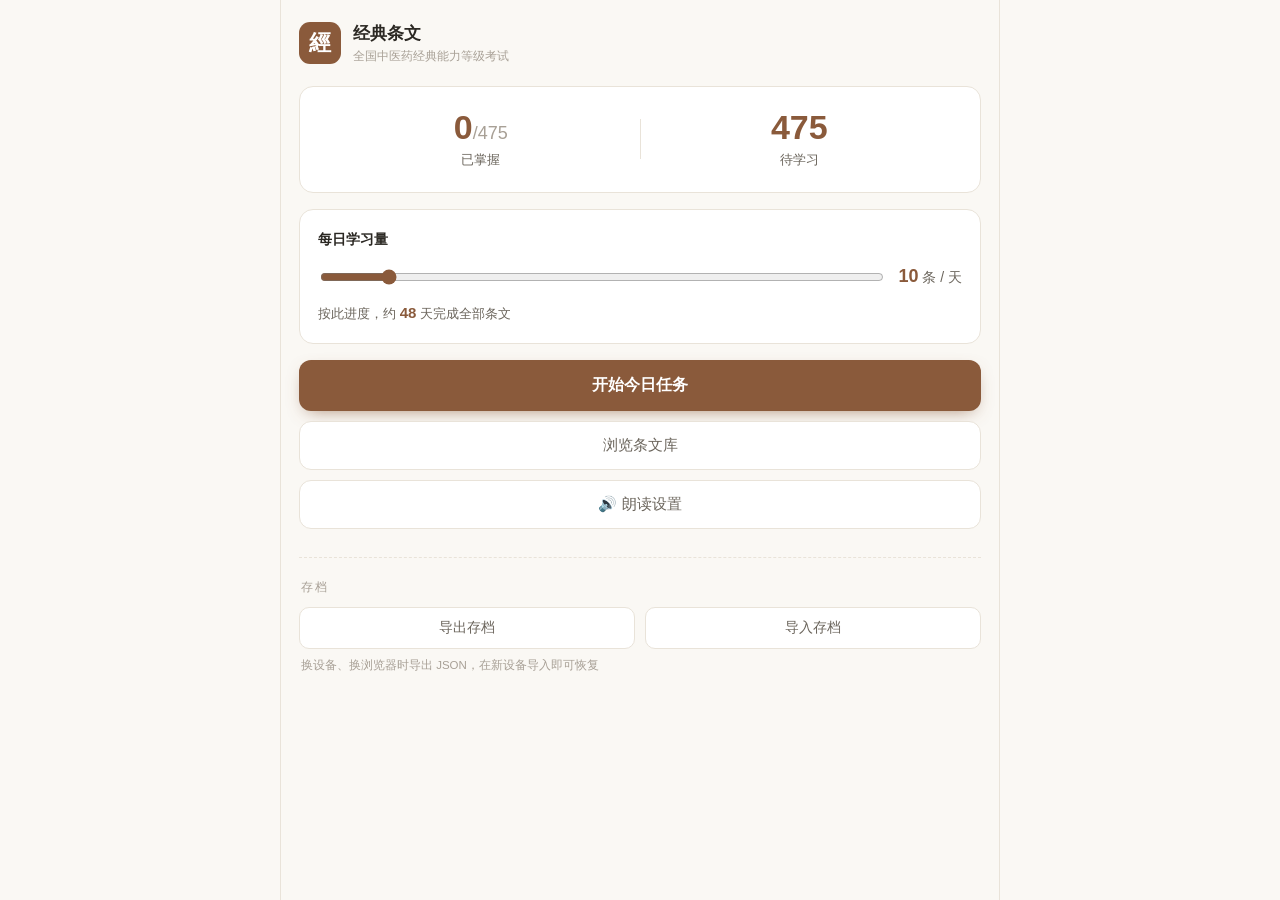
<file: index.html>
<!DOCTYPE html>
<html lang="zh-CN">
<head>
<meta charset="UTF-8">
<meta name="viewport" content="width=device-width, initial-scale=1.0, viewport-fit=cover">
<meta name="theme-color" content="#faf8f4">
<title>经典条文 ·背v6</title>
<link rel="stylesheet" href="style.css">
</head>
<body>
<div id="app"></div>
<script src="data.js"></script>
<script src="audio-index.js"></script>
<script src="app.js"></script>
<script src="data-school.js"></script>
</body>
</html>
</file>
<file: style.css>
:root {
  --bg: #faf8f4;
  --surface: #ffffff;
  --surface-2: #f4efe7;
  --ink: #2b2823;
  --ink-2: #6b655c;
  --ink-3: #a8a096;
  --line: #e9e3d9;
  --accent: #8a5a3b;
  --accent-2: #a8704a;
  --accent-soft: #f4ece3;
  --green: #3f8a63;
  --green-soft: #e9f5ee;
  --red: #bf4a44;
  --red-soft: #fceceb;
  --gold: #c9a961;
  --radius: 14px;
  --radius-sm: 9px;
}
* { box-sizing: border-box; -webkit-tap-highlight-color: transparent; }
html, body { margin: 0; padding: 0; background: var(--bg); color: var(--ink);
  font-family: -apple-system, BlinkMacSystemFont, "PingFang SC", "Hiragino Sans GB",
    "Microsoft YaHei", sans-serif; font-size: 16px; line-height: 1.6;
  -webkit-font-smoothing: antialiased; }
#app { min-height: 100vh; }

.page { max-width: 720px; margin: 0 auto; min-height: 100vh;
  display: flex; flex-direction: column; }

.classic { font-family: "Songti SC", "SimSun", "Noto Serif SC", Georgia, serif;
  letter-spacing: .02em; }

/* ---- 顶栏 ---- */
.topbar { display: flex; align-items: center; gap: 8px; padding: 14px 16px 8px;
  position: sticky; top: 0; background: var(--bg); z-index: 10; }
.icon-btn { width: 38px; height: 38px; border: none; background: transparent;
  color: var(--ink); font-size: 26px; border-radius: 50%; cursor: pointer;
  display: flex; align-items: center; justify-content: center; padding: 0; }
.icon-btn:active { transform: scale(.94); }
.icon-btn.ghost { visibility: hidden; }
.topbar-title { flex: 1; min-width: 0; }
.tt-kicker { font-size: 11px; color: var(--ink-3); letter-spacing: .08em; }
.tt-name { font-size: 16px; font-weight: 600; white-space: nowrap;
  overflow: hidden; text-overflow: ellipsis; }
.queue-badge { font-size: 12px; color: var(--accent); background: var(--accent-soft);
  padding: 3px 10px; border-radius: 20px; font-weight: 600; }

.btn-all { border: 1px solid var(--line); background: var(--surface);
  color: var(--ink-2); font-size: 12.5px; padding: 6px 12px; border-radius: 20px;
  cursor: pointer; font-family: inherit; }
.btn-all:active { transform: scale(.96); }

/* ---- 首页 ---- */
.home-head { padding: 20px 18px 0; }
.brand { display: flex; align-items: center; gap: 12px; }
.brand-mark { width: 42px; height: 42px; display: flex; align-items: center;
  justify-content: center; background: var(--accent); color: #fff;
  border-radius: 11px; font-family: "Songti SC", serif; font-size: 22px;
  font-weight: 600; }
.brand-title { font-size: 17px; font-weight: 700; }
.brand-sub { font-size: 11.5px; color: var(--ink-3); }
.home-main { padding: 20px 18px 48px; flex: 1; }

.hero { background: var(--surface); border: 1px solid var(--line);
  border-radius: var(--radius); padding: 22px; margin-bottom: 16px; }
.hero-row { display: flex; align-items: center; }
.hero-item { flex: 1; text-align: center; }
.hero-divider { width: 1px; height: 40px; background: var(--line); }
.hero-num { font-size: 34px; font-weight: 700; color: var(--accent);
  line-height: 1.1; font-variant-numeric: tabular-nums; }
.hero-num span { font-size: 18px; color: var(--ink-3); font-weight: 500; }
.hero-label { margin-top: 4px; font-size: 12.5px; color: var(--ink-2); }
.due-tip { margin-top: 14px; text-align: center; font-size: 13px;
  color: var(--red); background: var(--red-soft); padding: 8px;
  border-radius: 8px; }
.due-tip b { font-weight: 700; }

.card { background: var(--surface); border: 1px solid var(--line);
  border-radius: var(--radius); padding: 18px; margin-bottom: 16px; }
.card-title { font-size: 14px; font-weight: 600; margin-bottom: 12px; }
.goal-row { display: flex; align-items: center; gap: 12px; }
.goal-row input[type=range] { flex: 1; accent-color: var(--accent); }
.goal-value { font-size: 14px; color: var(--ink-2); white-space: nowrap; }
.goal-value b { color: var(--accent); font-size: 18px; }
.days-tip { margin-top: 10px; font-size: 13px; color: var(--ink-2); }
.days-tip b { color: var(--accent); font-size: 15px; }

.btn-main { display: block; width: 100%; padding: 15px; font-size: 16px;
  font-weight: 600; color: #fff; background: var(--accent); border: none;
  border-radius: 12px; cursor: pointer; font-family: inherit;
  box-shadow: 0 6px 18px -8px rgba(138,90,59,.8); }
.btn-main:active:not(:disabled) { transform: scale(.98); }
.btn-main:disabled { background: var(--ink-3); box-shadow: none; cursor: not-allowed; }
.btn-sub { display: block; width: 100%; padding: 14px; font-size: 15px;
  color: var(--ink-2); background: var(--surface); border: 1px solid var(--line);
  border-radius: 12px; cursor: pointer; margin-top: 10px; font-family: inherit; }

/* ---- 科目选择页 ---- */
.list-main { flex: 1; padding: 0 18px 48px; }

.select-hint { font-size: 12.5px; color: var(--ink-3); margin-bottom: 12px;
  padding-left: 2px; }

.subject-select-list { display: grid; gap: 10px; margin-bottom: 30px; }

.subject-select {
  display: flex; align-items: center; gap: 12px;
  padding: 14px 15px; background: var(--surface);
  border: 1px solid var(--line); border-radius: var(--radius-sm);
  cursor: pointer; transition: all .15s; position: relative;
}
.subject-select:active { transform: scale(.995); }
.subject-select.checked {
  border-color: var(--accent);
  background: var(--accent-soft);
  box-shadow: 0 0 0 1px var(--accent) inset;
}
.subject-select input[type=checkbox] {
  position: absolute; opacity: 0; width: 0; height: 0; pointer-events: none;
}
.sc-check {
  width: 20px; height: 20px; flex: 0 0 auto;
  border: 1.8px solid #ded6c9; border-radius: 6px;
  display: flex; align-items: center; justify-content: center;
  background: var(--surface); transition: all .15s;
}
.subject-select.checked .sc-check {
  background: var(--accent); border-color: var(--accent);
}
.subject-select.checked .sc-check::after {
  content: ''; width: 5px; height: 9px;
  border: solid #fff; border-width: 0 2px 2px 0;
  transform: rotate(45deg) translate(-1px, -1px);
}
.sc-icon { font-size: 22px; width: 44px; height: 44px; flex: 0 0 auto;
  display: flex; align-items: center; justify-content: center;
  background: var(--accent-soft); border-radius: 11px; }
.sc-body { flex: 1; min-width: 0; display: flex; flex-direction: column; gap: 2px; }
.sc-name { font-size: 16px; font-weight: 600; }
.sc-meta { font-size: 12px; color: var(--ink-3); }
.due-num { color: var(--red); font-weight: 600; }

.select-foot {
  position: sticky; bottom: 0; left: 0; right: 0;
  padding: 12px 18px calc(14px + env(safe-area-inset-bottom, 0px));
  background: linear-gradient(rgba(250,248,244,0), var(--bg) 40%);
}
.select-summary {
  font-size: 13px; color: var(--ink-2); margin-bottom: 10px; text-align: center;
}
.select-summary b { color: var(--accent); font-size: 15px; }
.due-tag {
  display: inline-block; font-size: 11.5px; color: var(--red);
  background: var(--red-soft); padding: 2px 8px; border-radius: 20px;
  margin-left: 6px;
}

/* ---- 学习页 ---- */
.step-bar { display: flex; gap: 8px; justify-content: center; padding: 6px 16px 14px; }
.step-dot { width: 30px; height: 30px; border-radius: 50%; display: flex;
  align-items: center; justify-content: center; font-size: 12px;
  background: var(--surface-2); color: var(--ink-3); border: 1px solid var(--line);
  transition: all .2s; }
.step-dot.active { background: var(--accent); color: #fff; border-color: var(--accent);
  font-weight: 700; transform: scale(1.1); }
.step-dot.done { background: var(--green-soft); color: var(--green);
  border-color: #bfe0cd; }

.learn-body { flex: 1; padding: 0 18px 130px; }
.passage-title { font-size: 14px; font-weight: 600; color: var(--accent);
  margin-bottom: 12px; }
.passage-text { font-size: 19px; line-height: 2.1; color: var(--ink); }
.hint-row { font-size: 12px; color: var(--ink-3); margin: 14px 0; }

.quote { font-size: 18px; line-height: 2.1; padding: 16px; background: var(--surface);
  border: 1px solid var(--line); border-left: 3px solid var(--gold);
  border-radius: var(--radius-sm); margin-bottom: 18px; }
.quote-blank { display: inline-block; min-width: 4em; border-bottom: 2px solid var(--accent-2);
  color: var(--accent); text-align: center; }

.options { display: grid; gap: 9px; }
.option { display: flex; align-items: flex-start; gap: 11px; width: 100%;
  padding: 13px 15px; background: var(--surface); border: 1px solid var(--line);
  border-radius: var(--radius-sm); cursor: pointer; text-align: left;
  font-family: inherit; font-size: inherit; color: inherit; transition: all .15s; }
.option:active { transform: scale(.995); }
.option.picked { border-color: var(--accent); background: var(--accent-soft);
  box-shadow: 0 0 0 1px var(--accent) inset; }
.option.correct { border-color: var(--green); background: var(--green-soft); }
.option.wrong { border-color: var(--red); background: var(--red-soft); }
.opt-letter { flex: 0 0 auto; width: 22px; height: 22px; border-radius: 50%;
  background: var(--surface-2); color: var(--ink-2); font-size: 12px;
  font-weight: 700; display: flex; align-items: center; justify-content: center;
  margin-top: 2px; }
.option.picked .opt-letter { background: var(--accent); color: #fff; }
.option.correct .opt-letter { background: var(--green); color: #fff; }
.option.wrong .opt-letter { background: var(--red); color: #fff; }
.opt-text { flex: 1; font-size: 16px; }

/* 挖空 */
.cloze-text { font-size: 19px; line-height: 2.6; color: var(--ink);
  word-break: break-word; }
.cloze-text .c { white-space: pre-wrap; }
.blank { font-family: inherit; font-size: inherit; line-height: 1.4;
  color: var(--accent); font-weight: 600; background: transparent; border: none;
  border-bottom: 1.6px solid var(--line); border-radius: 0; text-align: center;
  padding: 0 1px 1px; margin: 0 1px; outline: none; transition: all .15s;
  vertical-align: baseline; }
.blank:focus { border-bottom-color: var(--accent); background: var(--accent-soft); }
.blank.correct { color: var(--green); border-bottom-color: var(--green);
  background: var(--green-soft); }
.blank.wrong { color: var(--red); border-bottom-color: var(--red);
  background: var(--red-soft); }
.blank.revealed { color: var(--gold); border-bottom-color: var(--gold);
  background: #fdf7e8; }

/* 提示开启时：错的标红，对的无变化 */
.blank.hint-wrong {
  color: var(--red);
  border-bottom-color: var(--red);
  background: var(--red-soft);
}
.blank[readonly] { cursor: default; }

.feedback { margin-top: 18px; padding: 12px 14px; border-radius: 10px;
  font-size: 14px; }
.feedback.ok { background: var(--green-soft); color: var(--green); }
.feedback.bad { background: var(--red-soft); color: var(--red); }

.learn-foot { position: fixed; bottom: 0; left: 0; right: 0; max-width: 720px;
  margin: 0 auto; padding: 12px 18px calc(12px + env(safe-area-inset-bottom, 0px));
  background: linear-gradient(rgba(250,248,244,0), var(--bg) 34%);
  display: flex; flex-wrap: wrap; gap: 10px; z-index: 20; }
.btn-ghost { flex: 1; padding: 14px; font-size: 15px; font-weight: 600;
  color: var(--ink-2); background: var(--surface); border: 1px solid var(--line);
  border-radius: 12px; cursor: pointer; font-family: inherit; }
.btn-ghost:active { transform: scale(.98); }
.learn-foot .btn-main { flex: 2; }

/* ---- 完成 ---- */
.done-box { text-align: center; padding: 80px 24px; }
.done-icon { width: 64px; height: 64px; border-radius: 50%; background: var(--green-soft);
  color: var(--green); font-size: 32px; display: flex; align-items: center;
  justify-content: center; margin: 0 auto 20px; }
.done-title { font-size: 20px; font-weight: 600; margin-bottom: 6px; }
.done-sub { font-size: 14px; color: var(--ink-3); margin-bottom: 28px; }

/* ---- 条文库 ---- */
.subject-list, .passage-list { display: grid; gap: 10px; }
.subject-card, .passage-item { display: flex; align-items: center; gap: 12px;
  width: 100%; padding: 14px 15px; background: var(--surface);
  border: 1px solid var(--line); border-radius: var(--radius-sm);
  cursor: pointer; text-align: left; font-family: inherit; font-size: inherit;
  color: inherit; }
.subject-card:active, .passage-item:active { transform: scale(.995); }
.sc-arrow { color: var(--ink-3); font-size: 22px; }
.pi-main { flex: 1; min-width: 0; display: flex; flex-direction: column; gap: 2px; }
.pi-title { font-size: 14.5px; font-weight: 500; white-space: nowrap;
  overflow: hidden; text-overflow: ellipsis; }
.pi-article { font-size: 11.5px; color: var(--ink-3); white-space: nowrap;
  overflow: hidden; text-overflow: ellipsis; }
.tag { font-size: 11px; padding: 2px 8px; border-radius: 20px;
  background: var(--surface-2); color: var(--ink-3); flex: 0 0 auto; }
.tag.done { background: var(--green-soft); color: var(--green); }
.tag.due { background: var(--red-soft); color: var(--red); }

.empty-tip { padding: 40px 20px; text-align: center; color: var(--ink-3); }

@media (min-width: 721px) {
  .page { border-left: 1px solid var(--line); border-right: 1px solid var(--line); }
}
/* ---- 存档区 ---- */
.backup-block {
  margin-top: 28px;
  padding-top: 20px;
  border-top: 1px dashed var(--line);
}
.backup-title {
  font-size: 12px;
  letter-spacing: .16em;
  color: var(--ink-3);
  margin-bottom: 10px;
  padding-left: 2px;
}
.backup-row {
  display: flex;
  gap: 10px;
}
.backup-btn {
  flex: 1;
  padding: 11px 14px;
  font-size: 13.5px;
  font-family: inherit;
  color: var(--ink-2);
  background: var(--surface);
  border: 1px solid var(--line);
  border-radius: 10px;
  cursor: pointer;
  transition: all .15s;
}
.backup-btn:hover { border-color: var(--accent-2); color: var(--accent); }
.backup-btn:active { transform: scale(.97); }
.backup-hint {
  margin-top: 8px;
  font-size: 11.5px;
  color: var(--ink-3);
  line-height: 1.55;
  padding-left: 2px;
}

/* ---- toast ---- */
.toast {
  position: fixed;
  left: 50%;
  bottom: 90px;
  transform: translate(-50%, 20px);
  max-width: 86vw;
  padding: 11px 18px;
  border-radius: 12px;
  font-size: 13.5px;
  line-height: 1.5;
  background: rgba(43, 40, 35, .94);
  color: #fff;
  opacity: 0;
  pointer-events: none;
  transition: opacity .22s, transform .22s;
  z-index: 999;
  text-align: center;
  box-shadow: 0 8px 24px -8px rgba(0, 0, 0, .4);
}
.toast.show {
  opacity: 1;
  transform: translate(-50%, 0);
}
.toast.ok { background: rgba(63, 138, 99, .96); }
.toast.bad { background: rgba(191, 74, 68, .96); }
/* 自动播放被拦截时的「点击继续」提示条 */
.resume-bar {
  position: fixed;
  left: 50%;
  bottom: 96px;
  transform: translate(-50%, 16px);
  width: max-content;
  max-width: 92vw;
  display: flex;
  align-items: center;
  gap: 8px;
  padding: 11px 16px;
  border-radius: 999px;
  background: rgba(138, 90, 59, .97);
  color: #fff;
  font-size: 13.5px;
  line-height: 1.4;
  box-shadow: 0 8px 24px -6px rgba(0, 0, 0, .45);
  opacity: 0;
  pointer-events: none; /* 让轻触穿透到页面，触发全局手势监听器 */
  transition: opacity .2s, transform .2s;
  z-index: 998;
  text-align: center;
}
.resume-bar.show { opacity: 1; transform: translate(-50%, 0); }
.resume-bar .rb-ico { font-size: 16px; }
/* 复习标记 */
.review-tag {
  display: inline-block;
  font-size: 10px;
  font-weight: 700;
  color: #fff;
  background: var(--gold);
  padding: 1px 7px;
  border-radius: 20px;
  margin-left: 6px;
  letter-spacing: .06em;
  vertical-align: 1px;
}
/* 考核切换 Tab */
.exam-tabs {
  display: flex;
  gap: 8px;
  margin-bottom: 14px;
}
.exam-tab {
  flex: 1;
  padding: 10px 8px;
  font-size: 13.5px;
  font-family: inherit;
  font-weight: 600;
  color: var(--ink-2);
  background: var(--surface);
  border: 1px solid var(--line);
  border-radius: 10px;
  cursor: pointer;
  transition: all .15s;
}
.exam-tab.active {
  background: var(--accent);
  color: #fff;
  border-color: var(--accent);
}

/* 重点条文标记 */
.passage-tag {
  display: inline-block;
  font-size: 10.5px;
  font-weight: 700;
  color: #fff;
  background: var(--gold);
  padding: 1px 7px;
  border-radius: 20px;
  margin-right: 6px;
  letter-spacing: .06em;
  vertical-align: 2px;
}
/* 朗读按钮 */
.speak-btn {
  display: inline-flex;
  align-items: center;
  justify-content: center;
  min-width: 36px;
  height: 36px;
  padding: 0 11px;
  border: 1px solid var(--line);
  border-radius: 18px;
  background: var(--surface);
  color: var(--ink-2);
  font-family: inherit;
  font-size: 13px;
  font-weight: 600;
  cursor: pointer;
  flex: 0 0 auto;
  transition: all .15s;
  user-select: none;
  -webkit-user-select: none;
}
.speak-btn:active { transform: scale(.95); }
.speak-btn.playing {
  background: var(--accent);
  border-color: var(--accent);
  color: #fff;
  animation: speak-pulse 1.6s ease-in-out infinite;
}
.speak-btn.small {
  min-width: 30px;
  height: 28px;
  padding: 0 9px;
  font-size: 12px;
  border-radius: 14px;
}
/* 朗读设置提示 */
.sheet-tip {
  font-size: 12px;
  color: var(--ink-3);
  line-height: 1.5;
  margin: -4px 0 6px;
  padding: 8px 10px;
  background: var(--accent-soft);
  border-radius: 8px;
}
@keyframes speak-pulse {
  0%, 100% { box-shadow: 0 0 0 0 rgba(138, 90, 59, .45); }
  50% { box-shadow: 0 0 0 6px rgba(138, 90, 59, 0); }
}
/* 标题行 + 朗读按钮 */
.passage-title-row {
  display: flex;
  align-items: center;
  justify-content: space-between;
  gap: 12px;
  margin-bottom: 12px;
}
.passage-title-row .passage-title {
  margin-bottom: 0;
  flex: 1;
  min-width: 0;
}
/* 朗读逐句高亮 */
.passage-text .cl { border-radius: 4px; transition: background .15s, color .15s; }
.passage-text .cl.speaking { background: var(--gold); color: #fff; box-shadow: 0 0 0 2px var(--gold); padding: 0 1px; }

/* 朗读设置弹层 */
.sheet-mask { position: fixed; inset: 0; background: rgba(43,40,35,.45); display: none;
  align-items: flex-end; justify-content: center; z-index: 200; }
.sheet-mask.show { display: flex; }
.sheet { width: 100%; max-width: 720px; background: var(--surface);
  border-radius: 18px 18px 0 0; padding: 20px 18px calc(22px + env(safe-area-inset-bottom,0px));
  animation: sheet-up .25s ease; }
@keyframes sheet-up { from { transform: translateY(100%); } to { transform: translateY(0); } }
.sheet-title { font-size: 17px; font-weight: 700; margin-bottom: 8px; text-align: center; }
.sheet-row { display: flex; align-items: center; gap: 12px; padding: 14px 2px; border-top: 1px solid var(--line); }
.sheet-row:first-of-type { border-top: none; }
.sheet-label { font-size: 15px; flex: 0 0 auto; }
.sheet-row input[type=range] { flex: 1; accent-color: var(--accent); }
.sheet-row select { flex: 1; padding: 9px 10px; border-radius: 9px; border: 1px solid var(--line);
  font-family: inherit; font-size: 14px; background: var(--surface); color: var(--ink); }
.sheet-row input[type=checkbox] { width: 22px; height: 22px; accent-color: var(--accent); flex: 0 0 auto; }
.sheet-val { min-width: 44px; text-align: right; color: var(--accent); font-weight: 600; font-size: 14px; }
</file>
